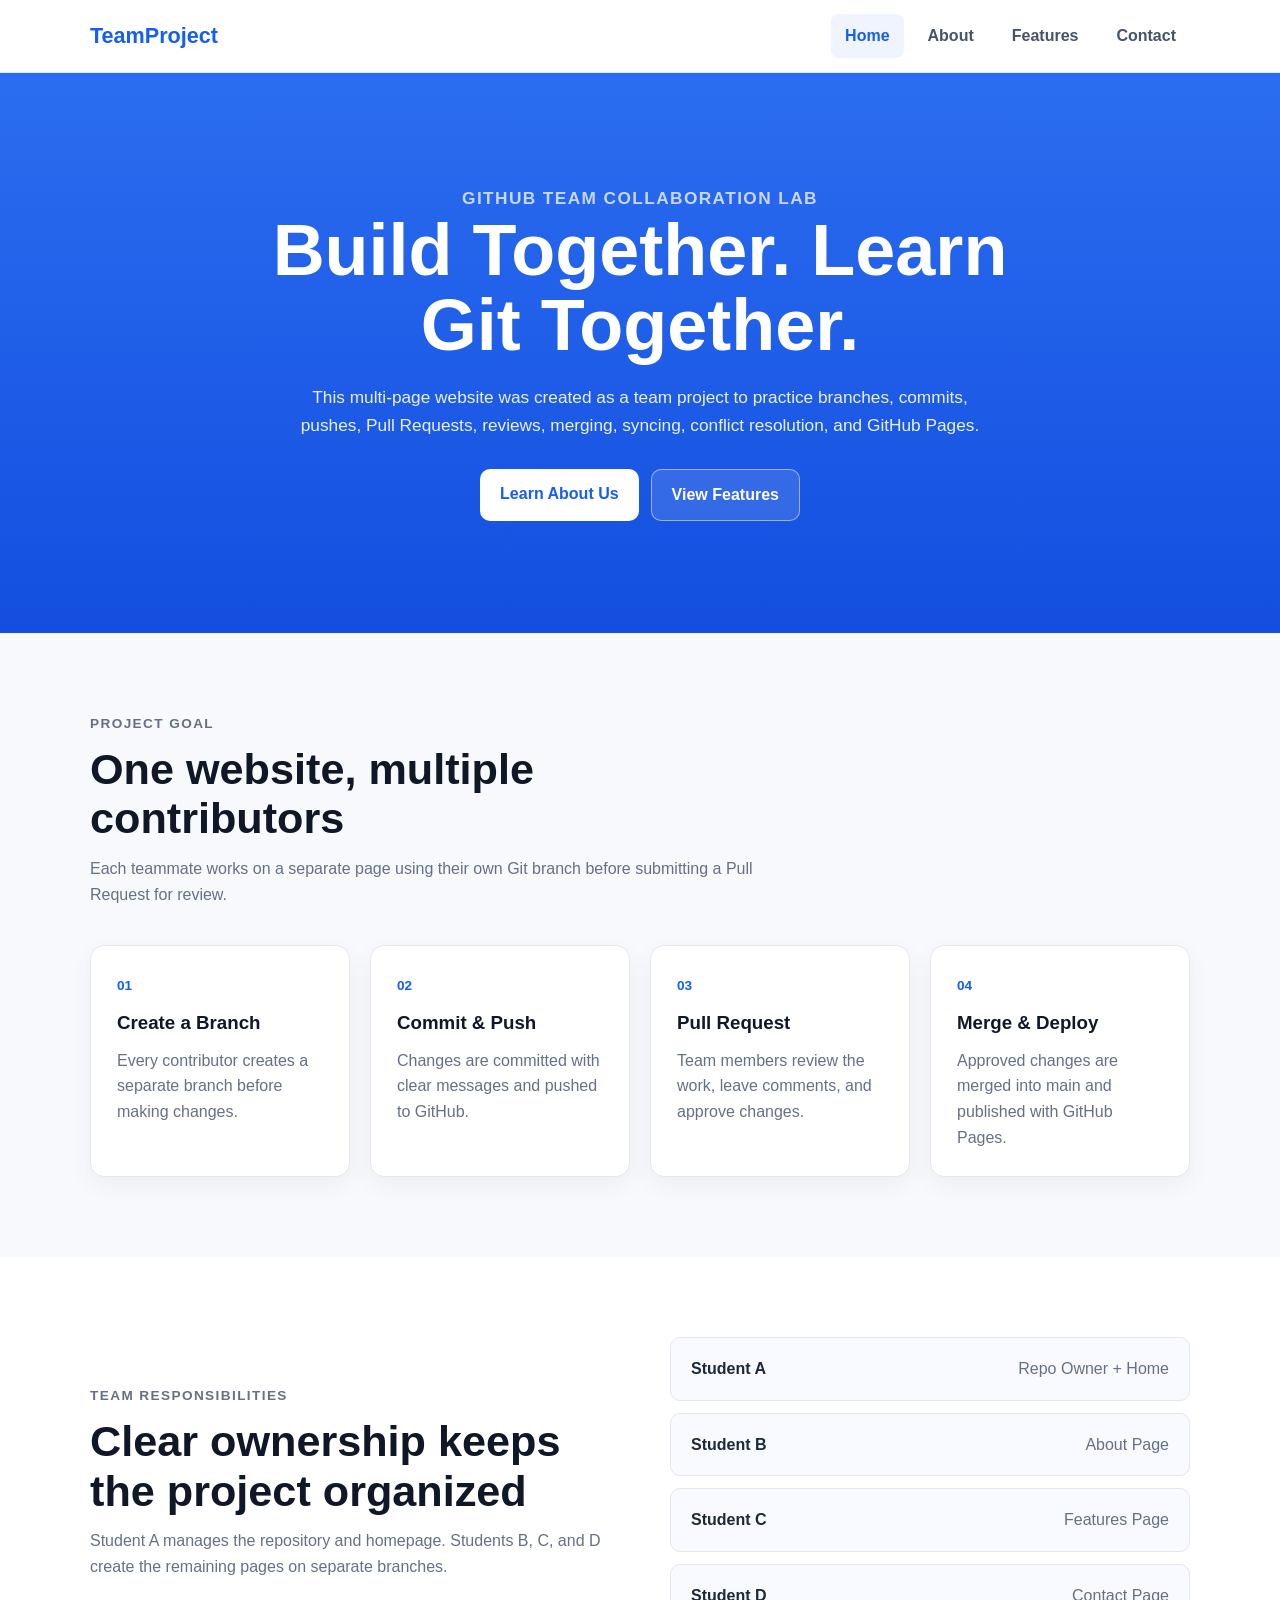
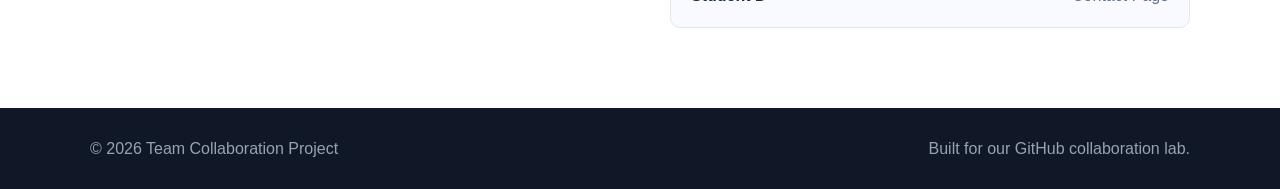
<file: index.html>
<!DOCTYPE html>
<html lang="en">
<head>
  <meta charset="UTF-8">
  <meta name="viewport" content="width=device-width, initial-scale=1.0">
  <title>Team Collaboration Project | Home</title>
  <link rel="stylesheet" href="style.css">
</head>
<body>

  <header class="site-header">
    <div class="container nav-wrapper">
      <a class="logo" href="index.html">TeamProject</a>

      <nav>
        <ul class="nav-links">
          <li><a class="active" href="index.html">Home</a></li>
          <li><a href="about.html">About</a></li>
          <li><a href="features.html">Features</a></li>
          <li><a href="contact.html">Contact</a></li>
        </ul>
      </nav>
    </div>
  </header>

  <main>

    <section class="hero">
      <div class="container hero-content">
        <p class="eyebrow">GitHub Team Collaboration Lab</p>

        <h1>Build Together. Learn Git Together.</h1>

        <p>
          This multi-page website was created as a team project to practice
          branches, commits, pushes, Pull Requests, reviews, merging,
          syncing, conflict resolution, and GitHub Pages.
        </p>

        <div class="hero-buttons">
          <a class="btn btn-primary" href="about.html">Learn About Us</a>
          <a class="btn btn-secondary" href="features.html">View Features</a>
        </div>
      </div>
    </section>


    <section class="section">
      <div class="container">

        <div class="section-heading">
          <p class="eyebrow">Project Goal</p>

          <h2>One website, multiple contributors</h2>

          <p>
            Each teammate works on a separate page using their own Git branch
            before submitting a Pull Request for review.
          </p>
        </div>


        <div class="card-grid">

          <article class="card">
            <span class="card-number">01</span>

            <h3>Create a Branch</h3>

            <p>
              Every contributor creates a separate branch before making changes.
            </p>
          </article>


          <article class="card">
            <span class="card-number">02</span>

            <h3>Commit & Push</h3>

            <p>
              Changes are committed with clear messages and pushed to GitHub.
            </p>
          </article>


          <article class="card">
            <span class="card-number">03</span>

            <h3>Pull Request</h3>

            <p>
              Team members review the work, leave comments, and approve changes.
            </p>
          </article>


          <article class="card">
            <span class="card-number">04</span>

            <h3>Merge & Deploy</h3>

            <p>
              Approved changes are merged into main and published with GitHub Pages.
            </p>
          </article>

        </div>
      </div>
    </section>


    <section class="section section-alt">
      <div class="container split">

        <div>
          <p class="eyebrow">Team Responsibilities</p>

          <h2>Clear ownership keeps the project organized</h2>

          <p>
            Student A manages the repository and homepage. Students B, C, and D
            create the remaining pages on separate branches.
          </p>
        </div>


        <div class="role-list">

          <div class="role-item">
            <strong>Student A</strong>
            <span>Repo Owner + Home</span>
          </div>

          <div class="role-item">
            <strong>Student B</strong>
            <span>About Page</span>
          </div>

          <div class="role-item">
            <strong>Student C</strong>
            <span>Features Page</span>
          </div>

          <div class="role-item">
            <strong>Student D</strong>
            <span>Contact Page</span>
          </div>

        </div>

      </div>
    </section>

  </main>


  <footer>
    <div class="container footer-content">

      <p>&copy; 2026 Team Collaboration Project</p>

      <p>
        Built for our GitHub collaboration lab.
      </p>

    </div>
  </footer>

</body>
</html>
</file>
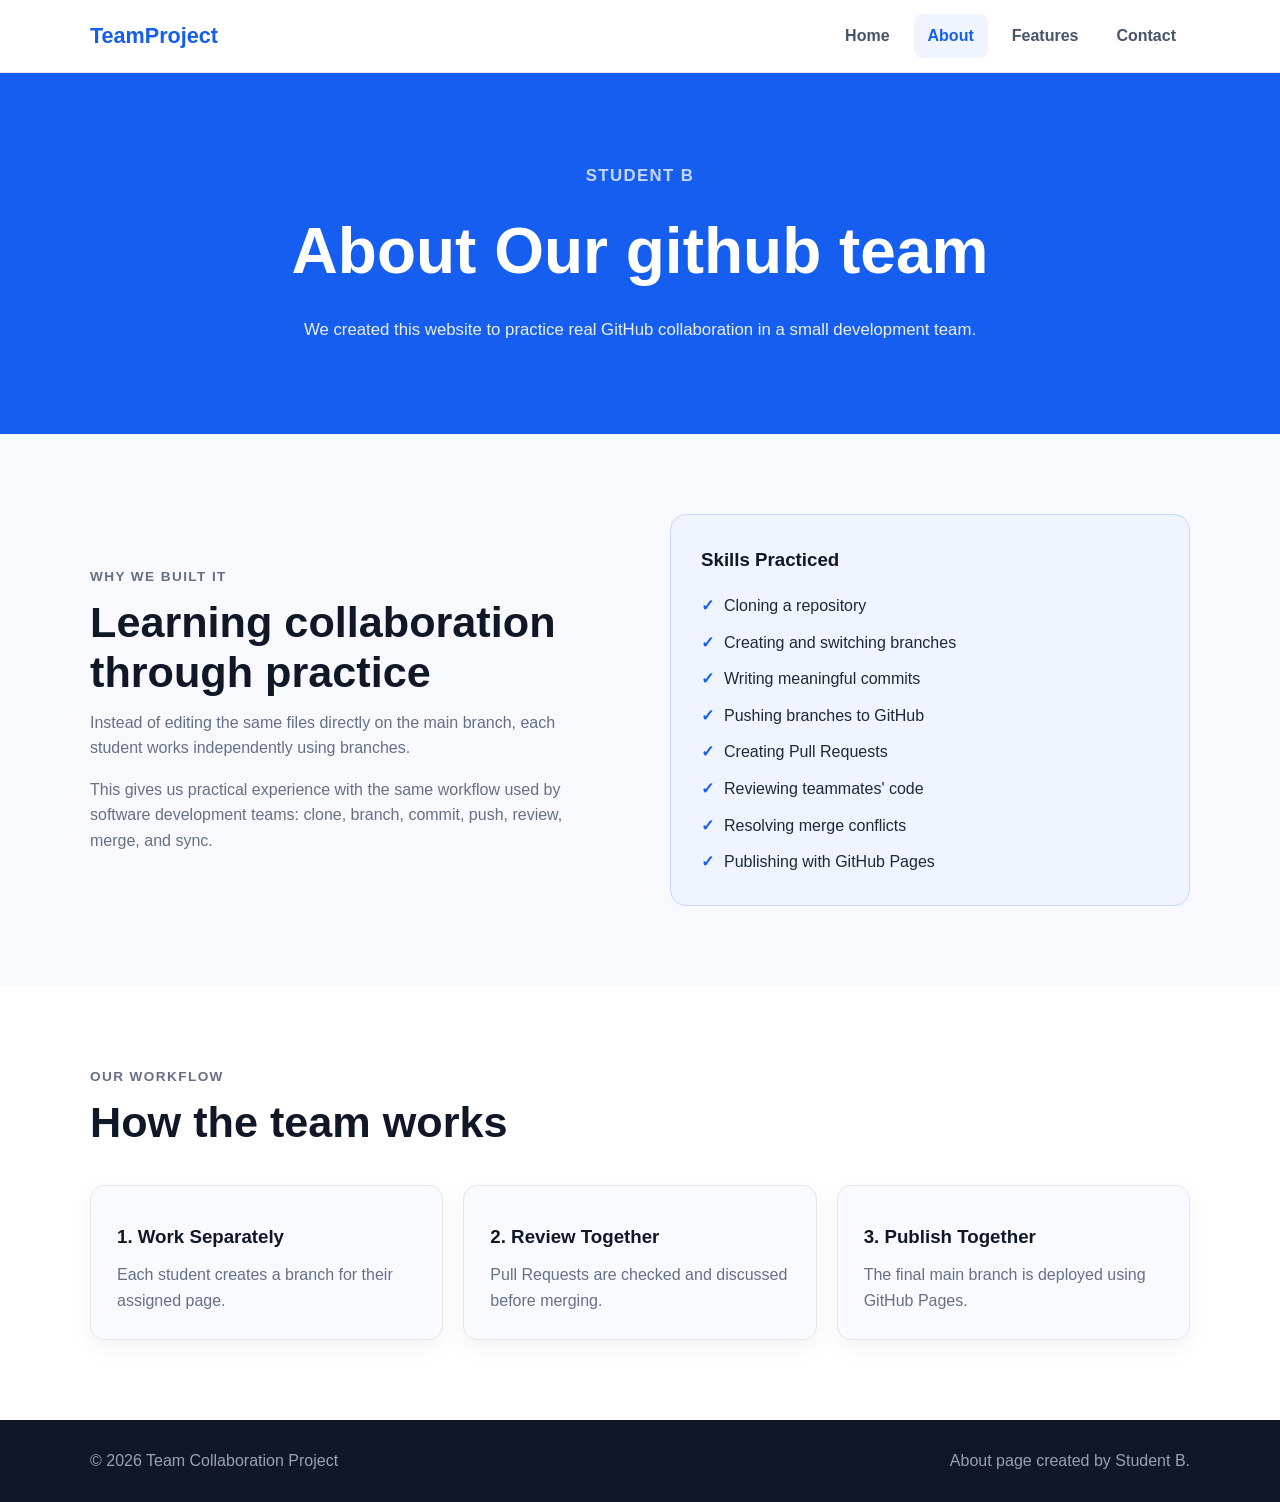
<file: about.html>
<!DOCTYPE html>
<html lang="en">
<head>
  <meta charset="UTF-8">
  <meta name="viewport" content="width=device-width, initial-scale=1.0">
  <title>Team Collaboration Project | About</title>
  <link rel="stylesheet" href="style.css">
</head>
<body>

  <header class="site-header">
    <div class="container nav-wrapper">
      <a class="logo" href="index.html">TeamProject</a>

      <nav>
        <ul class="nav-links">
          <li><a href="index.html">Home</a></li>
          <li><a class="active" href="about.html">About</a></li>
          <li><a href="features.html">Features</a></li>
          <li><a href="contact.html">Contact</a></li>
        </ul>
      </nav>
    </div>
  </header>

  <main>
    <section class="page-hero">
      <div class="container">
        <p class="eyebrow">Student B</p>
<h1>About Our github team</h1>
        <p>
          We created this website to practice real GitHub collaboration in a
          small development team.
        </p>
      </div>
    </section>

    <section class="section">
      <div class="container split">
        <div>
          <p class="eyebrow">Why We Built It</p>
          <h2>Learning collaboration through practice</h2>
          <p>
            Instead of editing the same files directly on the main branch,
            each student works independently using branches.
          </p>
          <p>
            This gives us practical experience with the same workflow used by
            software development teams: clone, branch, commit, push, review,
            merge, and sync.
          </p>
        </div>

        <div class="info-box">
          <h3>Skills Practiced</h3>
          <ul class="check-list">
            <li>Cloning a repository</li>
            <li>Creating and switching branches</li>
            <li>Writing meaningful commits</li>
            <li>Pushing branches to GitHub</li>
            <li>Creating Pull Requests</li>
            <li>Reviewing teammates' code</li>
            <li>Resolving merge conflicts</li>
            <li>Publishing with GitHub Pages</li>
          </ul>
        </div>
      </div>
    </section>

    <section class="section section-alt">
      <div class="container">
        <div class="section-heading">
          <p class="eyebrow">Our Workflow</p>
          <h2>How the team works</h2>
        </div>

        <div class="card-grid three-columns">
          <article class="card">
            <h3>1. Work Separately</h3>
            <p>Each student creates a branch for their assigned page.</p>
          </article>

          <article class="card">
            <h3>2. Review Together</h3>
            <p>Pull Requests are checked and discussed before merging.</p>
          </article>

          <article class="card">
            <h3>3. Publish Together</h3>
            <p>The final main branch is deployed using GitHub Pages.</p>
          </article>
        </div>
      </div>
    </section>
  </main>

  <footer>
    <div class="container footer-content">
      <p>&copy; 2026 Team Collaboration Project</p>
      <p>About page created by Student B.</p>
    </div>
  </footer>

</body>
</html>
</file>
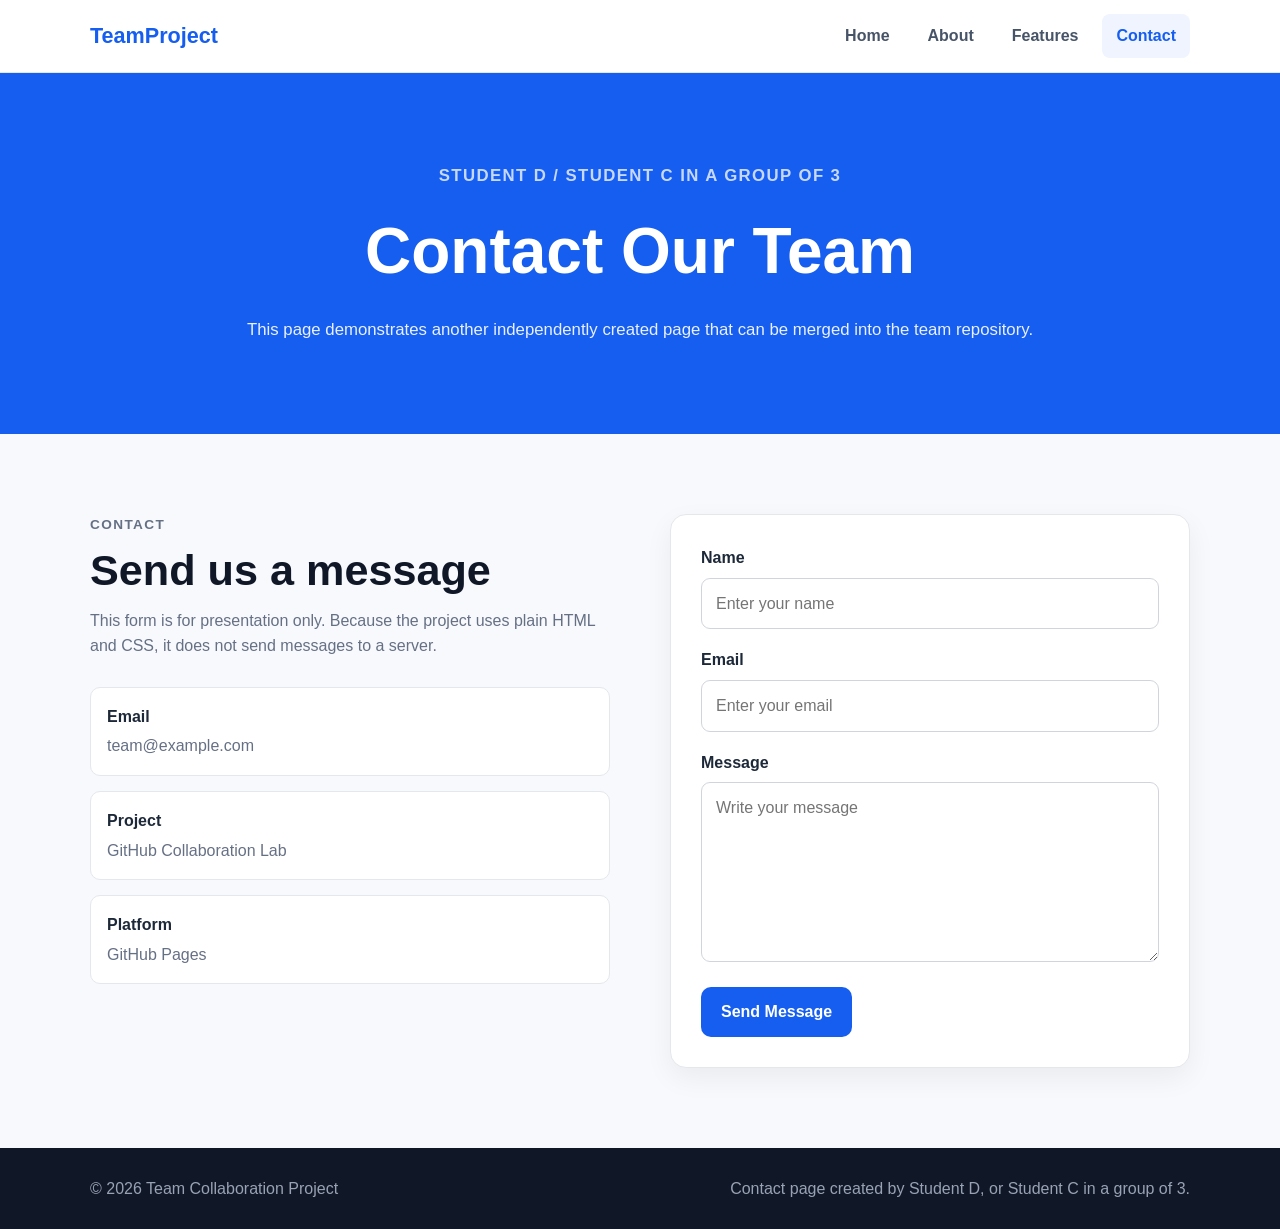
<file: contact.html>
<!DOCTYPE html>
<html lang="en">

<head>

  <meta charset="UTF-8">

  <meta name="viewport"
        content="width=device-width, initial-scale=1.0">

  <title>
    Team Collaboration Project | Contact
  </title>

  <link rel="stylesheet" href="style.css">

</head>


<body>


  <header class="site-header">

    <div class="container nav-wrapper">

      <a class="logo" href="index.html">
        TeamProject
      </a>


      <nav>

        <ul class="nav-links">

          <li>
            <a href="index.html">
              Home
            </a>
          </li>

          <li>
            <a href="about.html">
              About
            </a>
          </li>

          <li>
            <a href="features.html">
              Features
            </a>
          </li>

          <li>
            <a class="active" href="contact.html">
              Contact
            </a>
          </li>

        </ul>

      </nav>

    </div>

  </header>


  <main>


    <section class="page-hero">

      <div class="container">

        <p class="eyebrow">
          Student D / Student C in a group of 3
        </p>

        <h1>
          Contact Our Team
        </h1>

        <p>
          This page demonstrates another independently created page
          that can be merged into the team repository.
        </p>

      </div>

    </section>


    <section class="section">

      <div class="container contact-layout">


        <div>

          <p class="eyebrow">
            Contact
          </p>

          <h2>
            Send us a message
          </h2>

          <p>
            This form is for presentation only.
            Because the project uses plain HTML and CSS,
            it does not send messages to a server.
          </p>


          <div class="contact-details">

            <div>

              <strong>
                Email
              </strong>

              <span>
                team@example.com
              </span>

            </div>


            <div>

              <strong>
                Project
              </strong>

              <span>
                GitHub Collaboration Lab
              </span>

            </div>


            <div>

              <strong>
                Platform
              </strong>

              <span>
                GitHub Pages
              </span>

            </div>

          </div>

        </div>


        <form class="contact-form">


          <div class="form-group">

            <label for="name">
              Name
            </label>

            <input
              id="name"
              type="text"
              placeholder="Enter your name"
            >

          </div>


          <div class="form-group">

            <label for="email">
              Email
            </label>

            <input
              id="email"
              type="email"
              placeholder="Enter your email"
            >

          </div>


          <div class="form-group">

            <label for="message">
              Message
            </label>

            <textarea
              id="message"
              rows="6"
              placeholder="Write your message"
            ></textarea>

          </div>


          <button
            class="btn btn-primary"
            type="button">

            Send Message

          </button>


        </form>


      </div>

    </section>

  </main>


  <footer>

    <div class="container footer-content">

      <p>
        &copy; 2026 Team Collaboration Project
      </p>

      <p>
        Contact page created by Student D,
        or Student C in a group of 3.
      </p>

    </div>

  </footer>


</body>

</html>
</file>
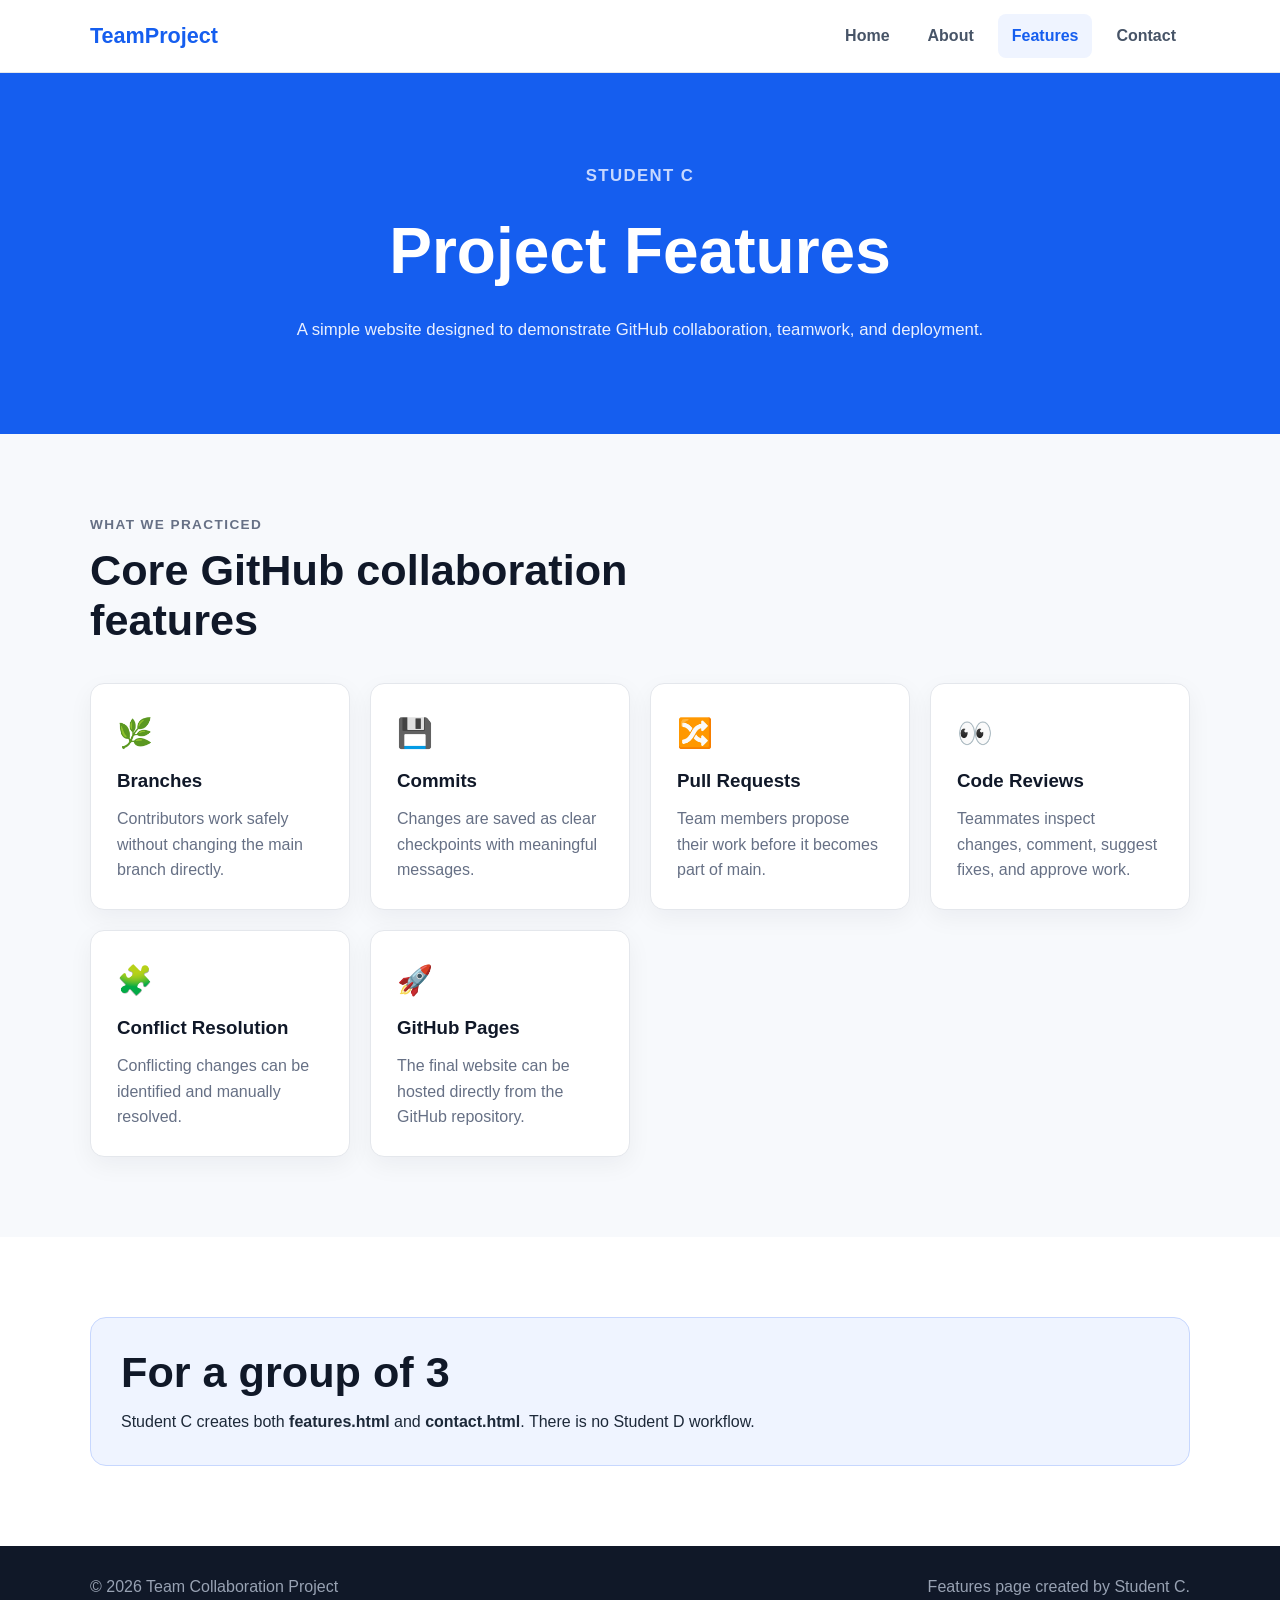
<file: features.html>
<!DOCTYPE html>
<html lang="en">
<head>
  <meta charset="UTF-8">

  <meta name="viewport"
        content="width=device-width, initial-scale=1.0">

  <title>
    Team Collaboration Project | Features
  </title>

  <link rel="stylesheet" href="style.css">
</head>


<body>

  <header class="site-header">

    <div class="container nav-wrapper">

      <a class="logo" href="index.html">
        TeamProject
      </a>


      <nav>

        <ul class="nav-links">

          <li>
            <a href="index.html">
              Home
            </a>
          </li>

          <li>
            <a href="about.html">
              About
            </a>
          </li>

          <li>
            <a class="active" href="features.html">
              Features
            </a>
          </li>

          <li>
            <a href="contact.html">
              Contact
            </a>
          </li>

        </ul>

      </nav>

    </div>

  </header>


  <main>

    <section class="page-hero">

      <div class="container">

        <p class="eyebrow">
          Student C
        </p>

        <h1>
          Project Features
        </h1>

        <p>
          A simple website designed to demonstrate GitHub collaboration,
          teamwork, and deployment.
        </p>

      </div>

    </section>


    <section class="section">

      <div class="container">

        <div class="section-heading">

          <p class="eyebrow">
            What We Practiced
          </p>

          <h2>
            Core GitHub collaboration features
          </h2>

        </div>


        <div class="card-grid">


          <article class="card">

            <span class="feature-icon">
              🌿
            </span>

            <h3>
              Branches
            </h3>

            <p>
              Contributors work safely without changing the main
              branch directly.
            </p>

          </article>


          <article class="card">

            <span class="feature-icon">
              💾
            </span>

            <h3>
              Commits
            </h3>

            <p>
              Changes are saved as clear checkpoints with
              meaningful messages.
            </p>

          </article>


          <article class="card">

            <span class="feature-icon">
              🔀
            </span>

            <h3>
              Pull Requests
            </h3>

            <p>
              Team members propose their work before it becomes
              part of main.
            </p>

          </article>


          <article class="card">

            <span class="feature-icon">
              👀
            </span>

            <h3>
              Code Reviews
            </h3>

            <p>
              Teammates inspect changes, comment, suggest fixes,
              and approve work.
            </p>

          </article>


          <article class="card">

            <span class="feature-icon">
              🧩
            </span>

            <h3>
              Conflict Resolution
            </h3>

            <p>
              Conflicting changes can be identified and manually
              resolved.
            </p>

          </article>


          <article class="card">

            <span class="feature-icon">
              🚀
            </span>

            <h3>
              GitHub Pages
            </h3>

            <p>
              The final website can be hosted directly from the
              GitHub repository.
            </p>

          </article>


        </div>

      </div>

    </section>


    <section class="section section-alt">

      <div class="container">

        <div class="info-box">

          <h2>
            For a group of 3
          </h2>

          <p>
            Student C creates both
            <strong>features.html</strong>
            and
            <strong>contact.html</strong>.

            There is no Student D workflow.
          </p>

        </div>

      </div>

    </section>

  </main>


  <footer>

    <div class="container footer-content">

      <p>
        &copy; 2026 Team Collaboration Project
      </p>

      <p>
        Features page created by Student C.
      </p>

    </div>

  </footer>

</body>
</html>
</file>
<file: style.css>
/* ==========================================
   GLOBAL
========================================== */

* {
  box-sizing: border-box;
  margin: 0;
  padding: 0;
}


html {
  scroll-behavior: smooth;
}


body {
  font-family: Arial, Helvetica, sans-serif;

  line-height: 1.6;

  background: #f7f9fc;

  color: #1d2939;
}


a {
  color: inherit;

  text-decoration: none;
}


ul {
  list-style: none;
}


.container {
  width: min(1100px, 90%);

  margin: 0 auto;
}



/* ==========================================
   HEADER
========================================== */

.site-header {
  background: #ffffff;

  border-bottom: 1px solid #e4e7ec;

  position: sticky;

  top: 0;

  z-index: 100;
}


.nav-wrapper {
  min-height: 72px;

  display: flex;

  align-items: center;

  justify-content: space-between;

  gap: 30px;
}


.logo {
  color: #155eef;

  font-size: 1.35rem;

  font-weight: 800;
}



/* ==========================================
   NAVIGATION
========================================== */

.nav-links {
  display: flex;

  gap: 10px;

  align-items: center;
}


.nav-links a {
  display: block;

  padding: 9px 14px;

  border-radius: 8px;

  color: #475467;

  font-weight: 600;
}


.nav-links a:hover,
.nav-links a.active {

  background: #eff4ff;

  color: #155eef;
}



/* ==========================================
   HOME HERO
========================================== */

.hero {
  min-height: 560px;

  display: grid;

  place-items: center;

  text-align: center;

  background:
    linear-gradient(
      rgba(21, 94, 239, 0.90),
      rgba(0, 64, 221, 0.92)
    );

  color: white;
}


.hero-content {
  max-width: 820px;
}


.hero h1 {

  max-width: 800px;

  margin: 0 auto 20px;

  font-size: clamp(
    2.5rem,
    6vw,
    4.5rem
  );

  line-height: 1.05;
}


.hero p {

  max-width: 720px;

  margin: 0 auto;

  color: #eaf0ff;

  font-size: 1.08rem;
}



/* ==========================================
   EYEBROW TEXT
========================================== */

.eyebrow {

  margin-bottom: 10px;

  color: #155eef;

  font-size: 0.85rem;

  font-weight: 800;

  letter-spacing: 1.4px;

  text-transform: uppercase;
}


.hero .eyebrow,
.page-hero .eyebrow {

  color: #c7d7fe;
}



/* ==========================================
   HERO BUTTONS
========================================== */

.hero-buttons {

  margin-top: 30px;

  display: flex;

  justify-content: center;

  flex-wrap: wrap;

  gap: 12px;
}



/* ==========================================
   BUTTONS
========================================== */

.btn {

  display: inline-block;

  padding: 12px 20px;

  border: 0;

  border-radius: 10px;

  font: inherit;

  font-weight: 700;

  cursor: pointer;
}


.btn-primary {

  background: #155eef;

  color: white;
}


.hero .btn-primary {

  background: white;

  color: #155eef;
}


.btn-primary:hover {

  opacity: 0.9;
}


.btn-secondary {

  border:
    1px solid
    rgba(255, 255, 255, 0.5);

  background:
    rgba(255, 255, 255, 0.12);

  color: white;
}



/* ==========================================
   SECTIONS
========================================== */

.section {

  padding: 80px 0;
}


.section-alt {

  background: #ffffff;
}


.section-heading {

  max-width: 680px;

  margin-bottom: 38px;
}


.section-heading h2,
.split h2,
.contact-layout h2,
.info-box h2 {

  margin-bottom: 12px;

  color: #101828;

  font-size:
    clamp(
      1.9rem,
      4vw,
      2.7rem
    );

  line-height: 1.15;
}


.section-heading p,
.split p,
.contact-layout p {

  color: #667085;
}



/* ==========================================
   PAGE HERO
========================================== */

.page-hero {

  padding: 90px 0;

  background: #155eef;

  color: white;
}


.page-hero .container {

  max-width: 850px;

  margin-left: auto;

  margin-right: auto;

  text-align: center;
}


.page-hero h1 {

  margin-bottom: 15px;

  font-size:
    clamp(
      2.4rem,
      5vw,
      4rem
    );
}


.page-hero p {

  color: #eaf0ff;

  font-size: 1.05rem;
}



/* ==========================================
   CARDS
========================================== */

.card-grid {

  display: grid;

  grid-template-columns:
    repeat(4, 1fr);

  gap: 20px;
}


.three-columns {

  grid-template-columns:
    repeat(3, 1fr);
}


.card {

  padding: 26px;

  background: white;

  border:
    1px solid #e4e7ec;

  border-radius: 14px;

  box-shadow:
    0 8px 25px
    rgba(16, 24, 40, 0.05);
}


.section-alt .card {

  background: #f8faff;
}


.card h3 {

  margin: 10px 0;

  color: #101828;
}


.card p {

  color: #667085;
}


.card-number {

  color: #155eef;

  font-size: 0.85rem;

  font-weight: 800;
}


.feature-icon {

  font-size: 1.8rem;
}



/* ==========================================
   SPLIT / TWO COLUMN SECTION
========================================== */

.split,
.contact-layout {

  display: grid;

  grid-template-columns:
    1fr 1fr;

  gap: 60px;

  align-items: center;
}


.split p + p {

  margin-top: 16px;
}



/* ==========================================
   INFORMATION BOX
========================================== */

.info-box {

  padding: 30px;

  background: #eff4ff;

  border:
    1px solid #c7d7fe;

  border-radius: 16px;
}


.info-box h3 {

  margin-bottom: 18px;

  color: #101828;
}



/* ==========================================
   CHECK LIST
========================================== */

.check-list {

  display: grid;

  gap: 11px;
}


.check-list li::before {

  content: "✓";

  margin-right: 10px;

  color: #155eef;

  font-weight: bold;
}



/* ==========================================
   TEAM ROLE LIST
========================================== */

.role-list {

  display: grid;

  gap: 12px;
}


.role-item {

  padding: 18px 20px;

  display: flex;

  justify-content: space-between;

  gap: 20px;

  background: #f8faff;

  border:
    1px solid #e4e7ec;

  border-radius: 10px;
}


.role-item span {

  color: #667085;
}



/* ==========================================
   CONTACT PAGE
========================================== */

.contact-layout {

  align-items: start;
}


.contact-details {

  margin-top: 28px;

  display: grid;

  gap: 15px;
}


.contact-details div {

  padding: 16px;

  background: white;

  border:
    1px solid #e4e7ec;

  border-radius: 10px;
}


.contact-details strong,
.contact-details span {

  display: block;
}


.contact-details span {

  margin-top: 4px;

  color: #667085;
}



/* ==========================================
   CONTACT FORM
========================================== */

.contact-form {

  padding: 30px;

  background: white;

  border:
    1px solid #e4e7ec;

  border-radius: 16px;

  box-shadow:
    0 10px 28px
    rgba(16, 24, 40, 0.06);
}


.form-group {

  margin-bottom: 18px;
}


.form-group label {

  display: block;

  margin-bottom: 7px;

  font-weight: 700;
}


.form-group input,
.form-group textarea {

  width: 100%;

  padding: 12px 14px;

  border:
    1px solid #d0d5dd;

  border-radius: 9px;

  background: #ffffff;

  color: #101828;

  font: inherit;
}


.form-group input:focus,
.form-group textarea:focus {

  outline:
    2px solid #b2ccff;

  border-color: #155eef;
}



/* ==========================================
   FOOTER
========================================== */

footer {

  padding: 28px 0;

  background: #101828;

  color: #98a2b3;
}


.footer-content {

  display: flex;

  justify-content: space-between;

  gap: 20px;
}



/* ==========================================
   TABLET RESPONSIVE
========================================== */

@media (max-width: 850px) {

  .card-grid,
  .three-columns {

    grid-template-columns:
      repeat(2, 1fr);

  }


  .split,
  .contact-layout {

    grid-template-columns: 1fr;

    gap: 35px;

  }

}



/* ==========================================
   MOBILE RESPONSIVE
========================================== */

@media (max-width: 620px) {

  .nav-wrapper {

    padding: 15px 0;

    flex-direction: column;

  }


  .nav-links {

    flex-wrap: wrap;

    justify-content: center;

  }


  .card-grid,
  .three-columns {

    grid-template-columns: 1fr;

  }


  .footer-content,
  .role-item {

    flex-direction: column;

  }


  .hero {

    min-height: 500px;

  }

}
</file>
